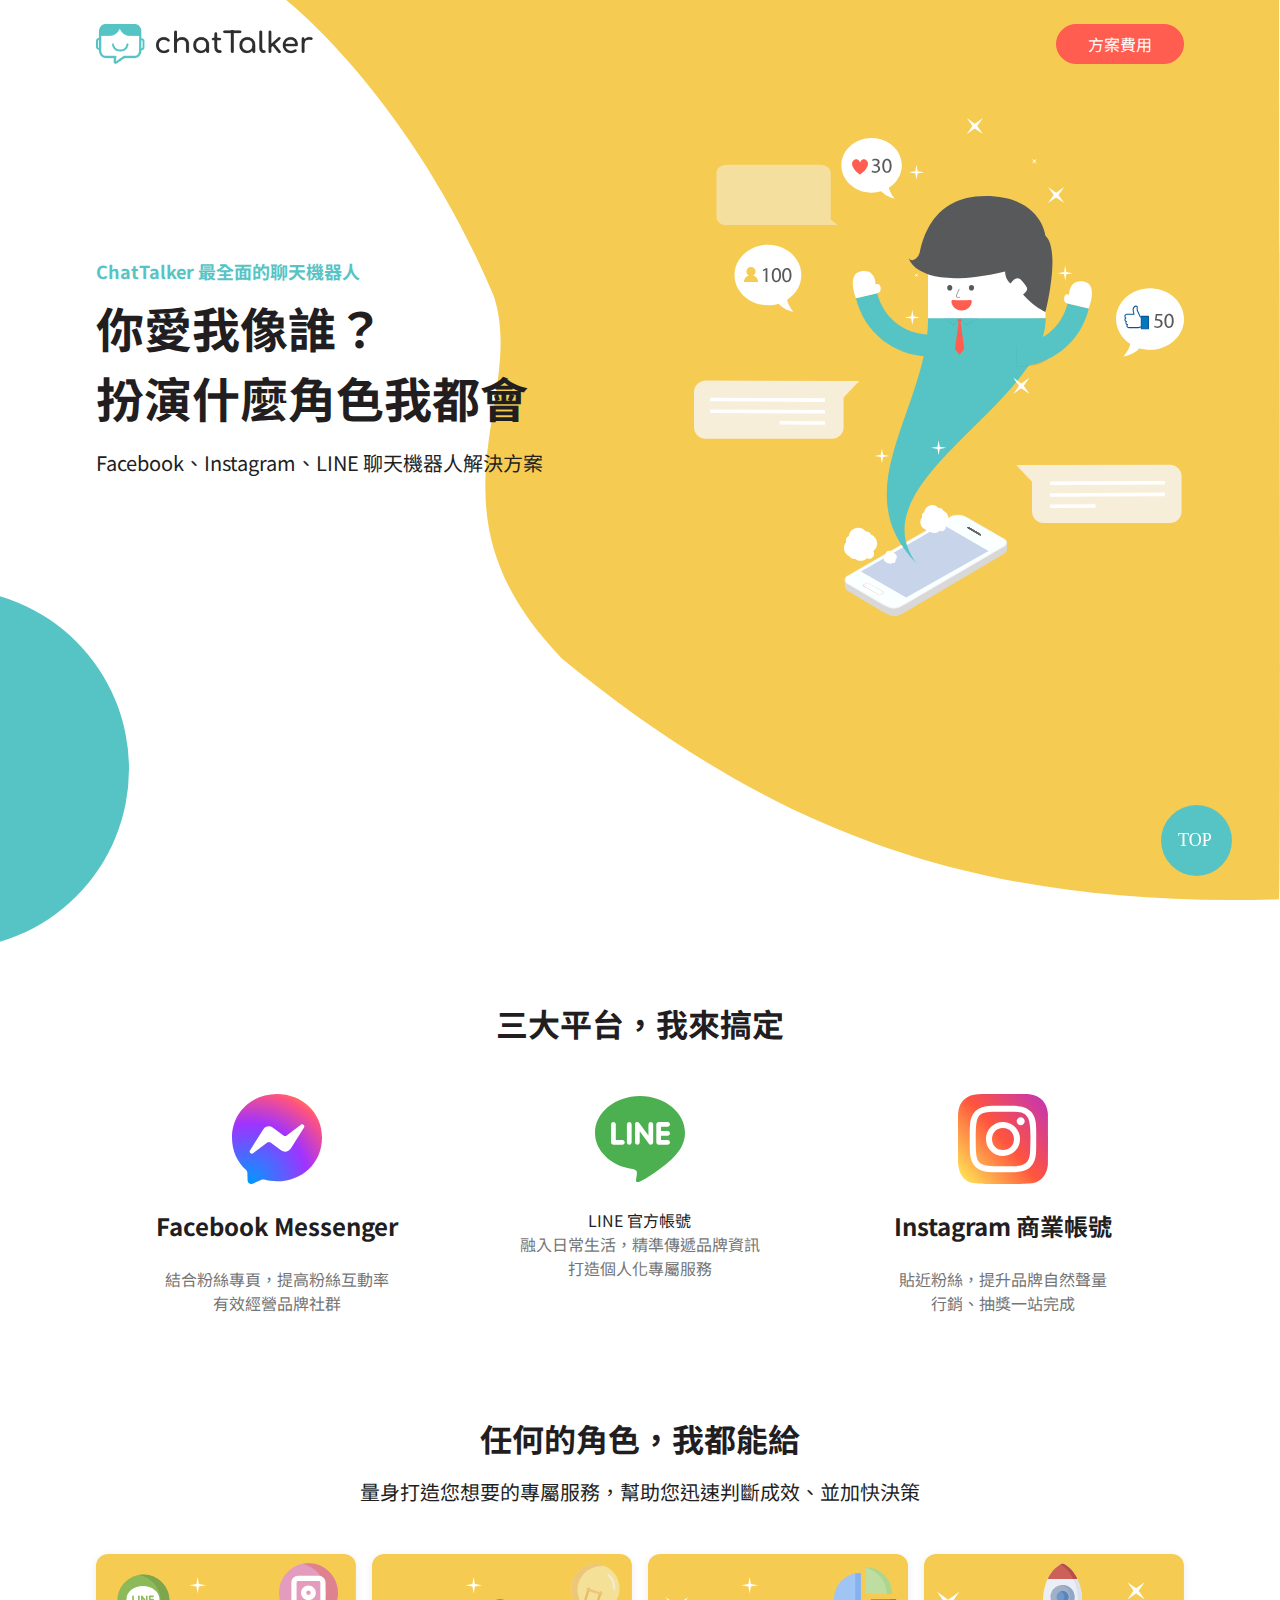
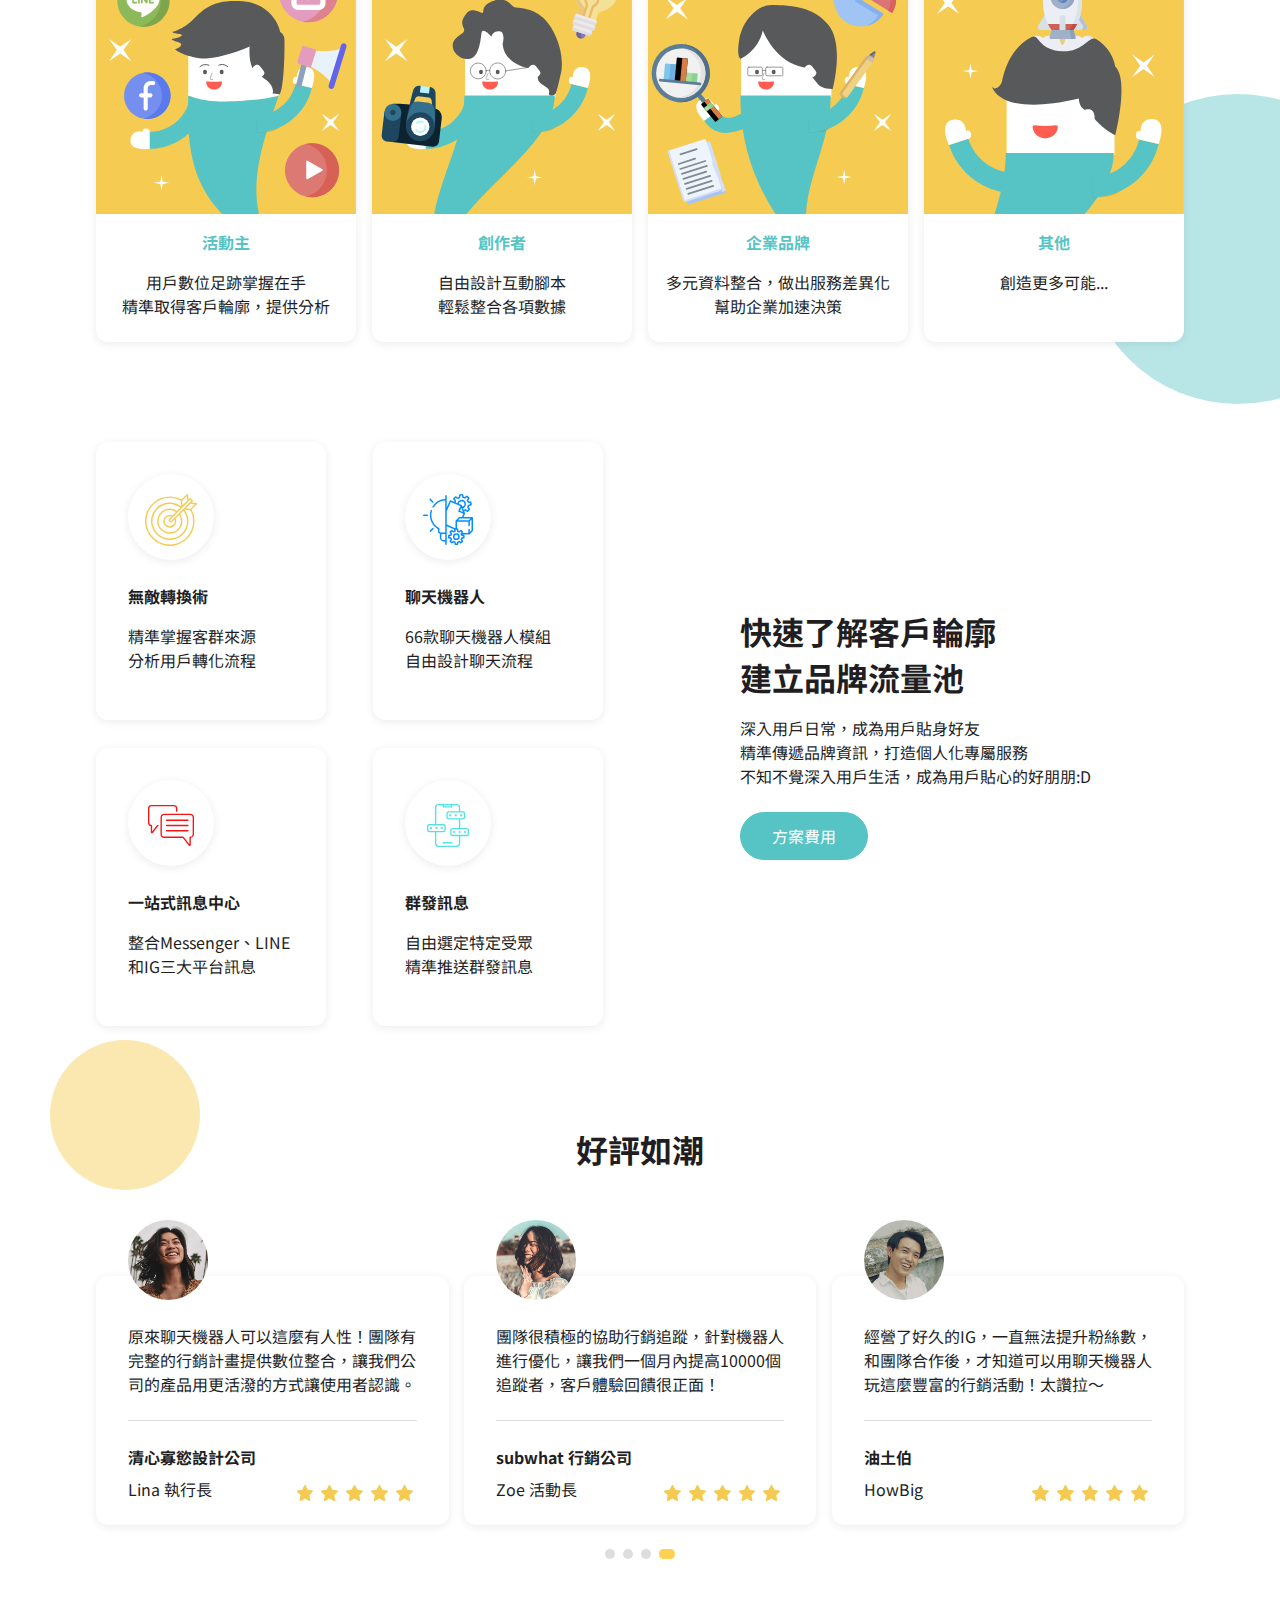
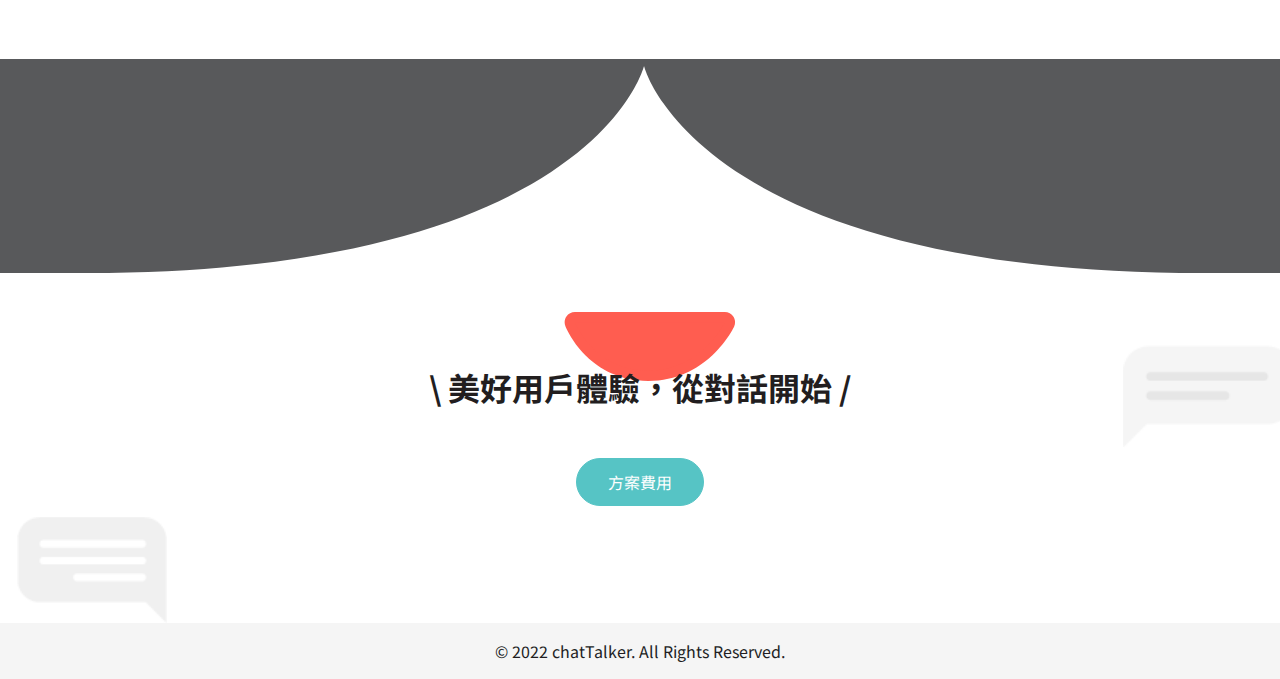
<file: index.html>
<!DOCTYPE html>
<html lang="en">
<head>
    <meta charset="UTF-8">
    <meta http-equiv="X-UA-Compatible" content="IE=edge">
    <meta name="viewport" content="initial-scale=1.0">
    <link rel="preconnect" href="https://fonts.googleapis.com">
    <link rel="preconnect" href="https://fonts.gstatic.com" crossorigin>
    <link href="https://fonts.googleapis.com/css2?family=Comfortaa&family=Noto+Sans+TC:wght@400;700&display=swap" rel="stylesheet">
    <link rel="stylesheet" href="./css/all.css">
    <title>chatTalker 最全面的聊天機器人</title>
</head>
<body>

    <div class="scroll-to-top">
        <a href="#"></a>
    </div>

    <div class="bg-balls">
        <div class="ball-blue pos-a_bgr-n_bgs-cv"></div>
        <div class="ball-lightblue pos-a_bgr-n_bgs-cv"></div>
        <div class="ball-yellow pos-a_bgr-n_bgs-cv"></div>
    </div>

    <header class="header mb-block">
        <div class="header-navbar">
            <div class="container">
                <h1><a class="logo" href="./index.html">chatTalker聊天機器人</a></h1>
                <a href="./charge.html" class="btn btn-m btn-accent border-accent">方案費用</a>
            </div>
        </div>
        <div class="header-banner container">
            <div class="banner-intro">
                <h2 class="banner-brandName fw-bold">ChatTalker 最全面的聊天機器人</h2>
                <p class="banner-title fw-bold mb-1rem">你愛我像誰？<br>扮演什麼角色我都會</p>
                <h3 class="banner-subtitle">Facebook、Instagram、LINE 聊天機器人解決方案</h3>
            </div>
            <img class="banner-image" src="./images/home.svg" alt="吉祥物圖片">
        </div>
    </header>

    <div class="platform container mb-block ta-c">
        <h3 class="platform-title fw-bold mb-3rem">三大平台，我來搞定</h3>
        <ul class="platform-list">
            <li class="list-items">
                <img class="item-image" src="./images/messenger.svg" alt="fb messenger圖示">
                <div>
                    <h4 class="item-title fw-bold">Facebook Messenger</h4>
                    <p class="item-content">結合粉絲專頁，提高粉絲互動率<br>有效經營品牌社群</p>
                </div>
            </li>
            <li class="list-items">
                <img class="item-image" src="./images/line.svg" alt="line圖示">
                <div>
                    <h4 class="item-titlefw-bold">LINE 官方帳號</h4>
                    <p class="item-content">融入日常生活，精準傳遞品牌資訊<br>打造個人化專屬服務</p>
                </div>
            </li>
            <li class="list-items">
                <img class="item-image" src="./images/instagram.svg" alt="instagram圖示">
                <div>
                    <h4 class="item-title fw-bold">Instagram 商業帳號</h4>
                    <p class="item-content">貼近粉絲，提升品牌自然聲量<br>行銷、抽獎一站完成</p>
                </div>
            </li>
        </ul>
    </div>

    <div class="customer container mb-block ta-c">
        <h3 class="customer-title fw-bold mb-1rem">任何的角色，我都能給</h3>
        <p class="customer-subtitle">量身打造您想要的專屬服務，幫助您迅速判斷成效、並加快決策</p>
        <ul class="customer-list">
            <li class="list-items rounded-shadow">
                <img class="item-image" src="./images/ch01.svg" alt="活動主圖示">
                <h4 class="item-title fw-bold mb-1rem">活動主</h4>
                <p class="item-content">用戶數位足跡掌握在手<br>精準取得客戶輪廓，提供分析</p>
            </li>
            <li class="list-items rounded-shadow">
                <img class="item-image" src="./images/ch02.svg" alt="創作者圖示">
                <h4 class="item-title fw-bold mb-1rem">創作者</h4>
                <p class="item-content">自由設計互動腳本<br>輕鬆整合各項數據</p>
            </li>
            <li class="list-items rounded-shadow">
                <img class="item-image" src="./images/ch03.svg" alt="企業品牌圖示">
                <h4 class="item-title fw-bold mb-1rem">企業品牌</h4>
                <p class="item-content">多元資料整合，做出服務差異化<br>幫助企業加速決策</p>
            </li>
            <li class="list-items rounded-shadow">
                <img class="item-image" src="./images/ch04.svg" alt="其他圖示">
                <h4 class="item-title fw-bold mb-1rem">其他</h4>
                <p class="item-content">創造更多可能...</p>
            </li>
        </ul>
    </div>

    <div class="particular container mb-block">
        <div class="particular-intro">
            <h3 class="intro-title fw-bold mb-1rem">快速了解客戶輪廓<br>建立品牌流量池</h3>
            <p class="intro-content">深入用戶日常，成為用戶貼身好友<br>精準傳遞品牌資訊，打造個人化專屬服務<br>不知不覺深入用戶生活，成為用戶貼心的好朋朋:D</p>
            <a class="btn btn-primary btn-l border-primary" href="./charge.html">方案費用</a>
        </div>
        <ul class="particular-list">
            <li class="list-items rounded-shadow">
                <div class="item-image rounded-shadow"><img src="./images/icon01.svg" alt="無敵轉換術圖示"></div>
                <h4 class="item-title fw-bold mb-1rem">無敵轉換術</h4>
                <p class="item-content">精準掌握客群來源<br>分析用戶轉化流程</p>
            </li>
            <li class="list-items rounded-shadow">
                <div class="item-image rounded-shadow"><img src="./images/icon02.svg" alt="聊天機器人圖示"></div>
                <h4 class="item-title fw-bold mb-1rem">聊天機器人</h4>
                <p class="item-content">66款聊天機器人模組<br>自由設計聊天流程</p>
            </li>
            <li class="list-items rounded-shadow">
                <div class="item-image rounded-shadow"><img src="./images/icon03.svg" alt="一站式訊息中心圖示"></div>
                <h4 class="item-title fw-bold mb-1rem">一站式訊息中心</h4>
                <p class="item-content">整合Messenger、LINE<br>和IG三大平台訊息</p>
            </li>
            <li class="list-items rounded-shadow">
                <div class="item-image rounded-shadow"><img src="./images/icon04.svg" alt="群發訊息圖示"></div>
                <h4 class="item-title fw-bold mb-1rem">群發訊息</h4>
                <p class="item-content">自由選定特定受眾<br>精準推送群發訊息</p>
            </li>
        </ul>
    </div>

    <div class="comment container mb-block">
        <h3 class="comment-title fw-bold mb-3rem ta-c">好評如潮</h3>
        <ul class="comment-list">
            <li class="list-items rounded-shadow">
                <img class="headShot" src="./images/user01.jpg" alt="使用者大頭照">
                <p class="item-content">原來聊天機器人可以這麼有人性！團隊有完整的行銷計畫提供數位整合，讓我們公司的產品用更活潑的方式讓使用者認識。</p>
                <h4 class="item-title fw-bold">清心寡慾設計公司</h4>
                <p>Lina 執行長</p>
                <div class="stars">
                    <img src="./images/icon_star.svg" alt="評價星星"><img src="./images/icon_star.svg" alt="評價星星"><img src="./images/icon_star.svg" alt="評價星星"><img src="./images/icon_star.svg" alt="評價星星"><img src="./images/icon_star.svg" alt="評價星星">
                </div>
            </li>
            <li class="list-items rounded-shadow">
                <img class="headShot" src="./images/user02.jpg" alt="使用者大頭照">
                <p class="item-content">團隊很積極的協助行銷追蹤，針對機器人進行優化，讓我們一個月內提高10000個追蹤者，客戶體驗回饋很正面！</p>
                <h4 class="item-title fw-bold">subwhat 行銷公司</h4>
                <p>Zoe 活動長</p>
                <div class="stars">
                    <img src="./images/icon_star.svg" alt="評價星星"><img src="./images/icon_star.svg" alt="評價星星"><img src="./images/icon_star.svg" alt="評價星星"><img src="./images/icon_star.svg" alt="評價星星"><img src="./images/icon_star.svg" alt="評價星星">
                </div>
            </li>
            <li class="list-items rounded-shadow">
                <img class="headShot" src="./images/user03.jpg" alt="使用者大頭照">
                <p class="item-content">經營了好久的IG，一直無法提升粉絲數，和團隊合作後，才知道可以用聊天機器人玩這麼豐富的行銷活動！太讚拉～</p>
                <h4 class="item-title fw-bold">油土伯</h4>
                <p>HowBig</p>
                <div class="stars">
                    <img src="./images/icon_star.svg" alt="評價星星"><img src="./images/icon_star.svg" alt="評價星星"><img src="./images/icon_star.svg" alt="評價星星"><img src="./images/icon_star.svg" alt="評價星星"><img src="./images/icon_star.svg" alt="評價星星">
                </div>
            </li>
        </ul>
        <ul class="comment-indicator">
            <li><a class="item" href="#"></a></li>
            <li><a class="item" href="#"></a></li>
            <li><a class="item" href="#"></a></li>
            <li><a class="item item--active" href="#"></a></li>
        </ul>
    </div>


    <footer class="footer ta-c">
        <h3 class="footer-title fw-bold mb-3rem">\ 美好用戶體驗，從對話開始 /</h3>
        <a class="btn btn-l btn-primary border-primary" href="./charge.html">方案費用</a>
    </footer>

    <p class="copyright ta-c">&copy; 2022 chatTalker. All Rights Reserved.</p>

</body>
</html>
</file>
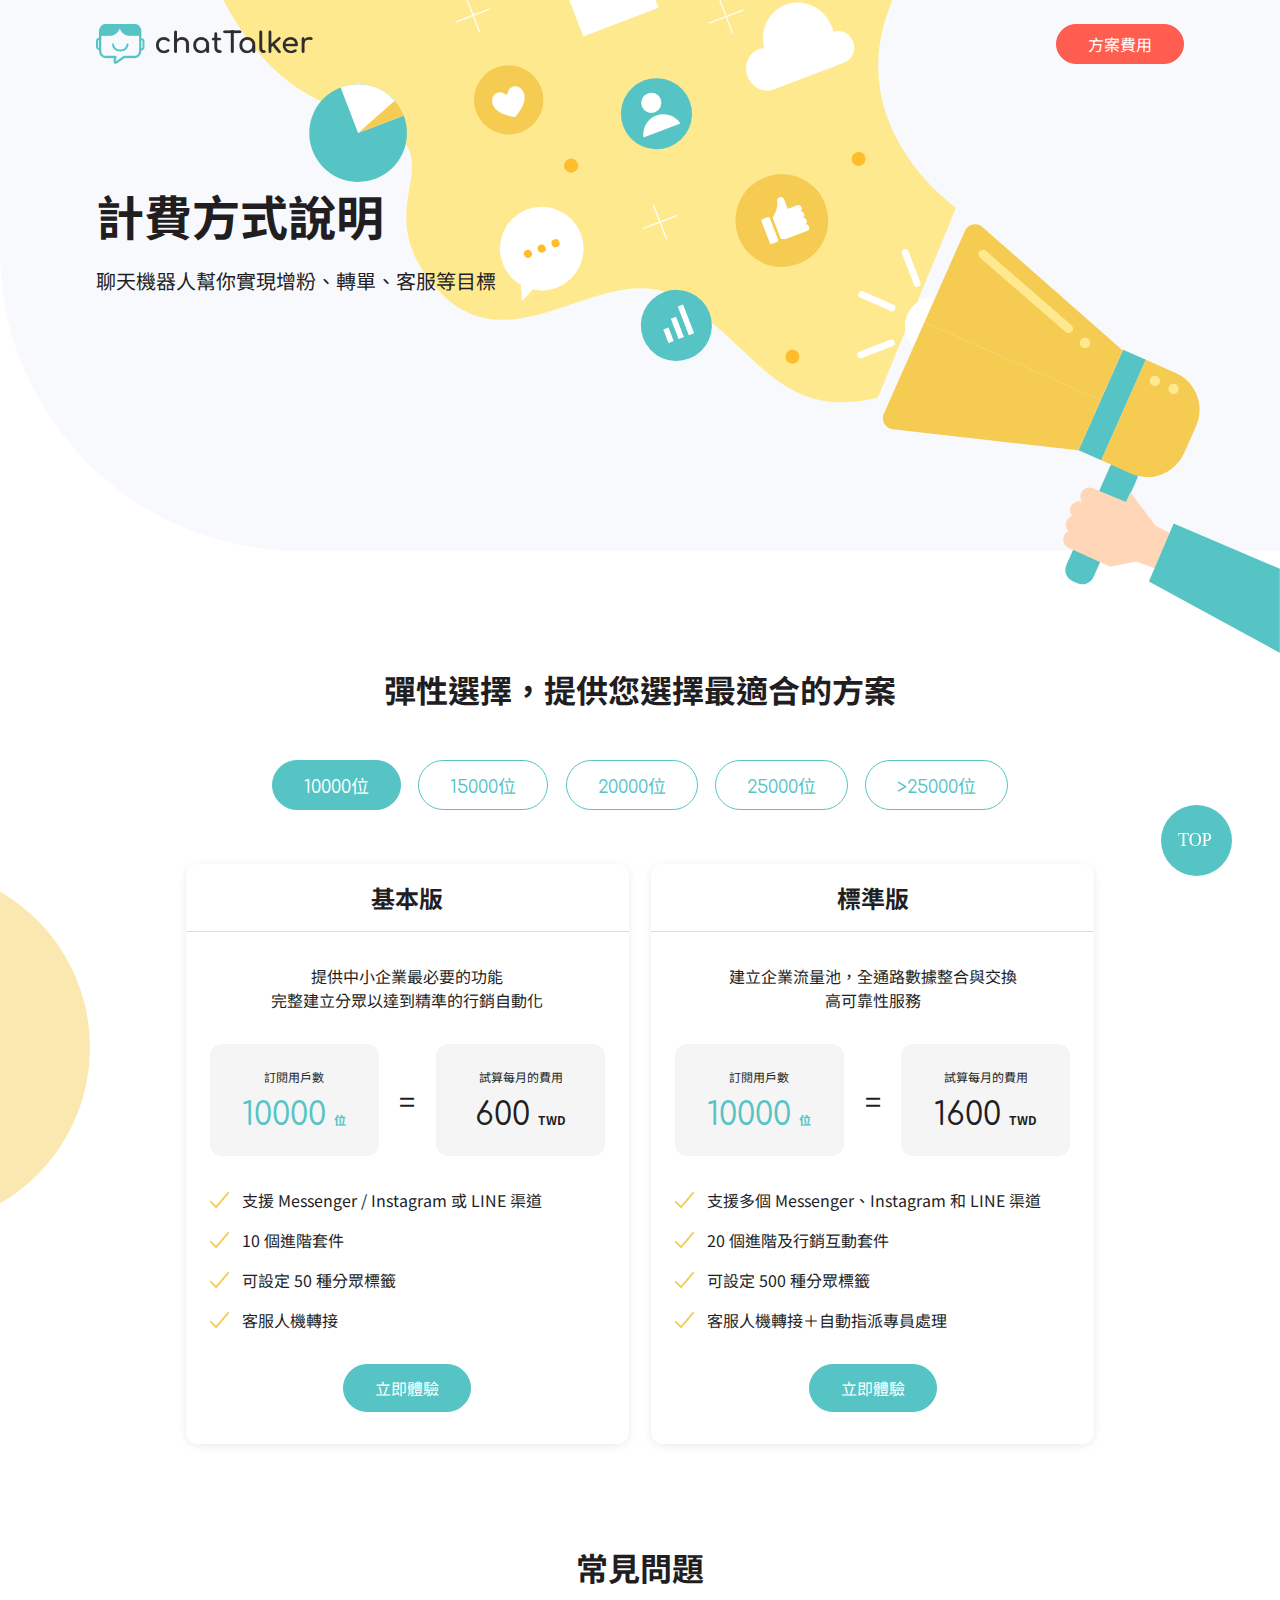
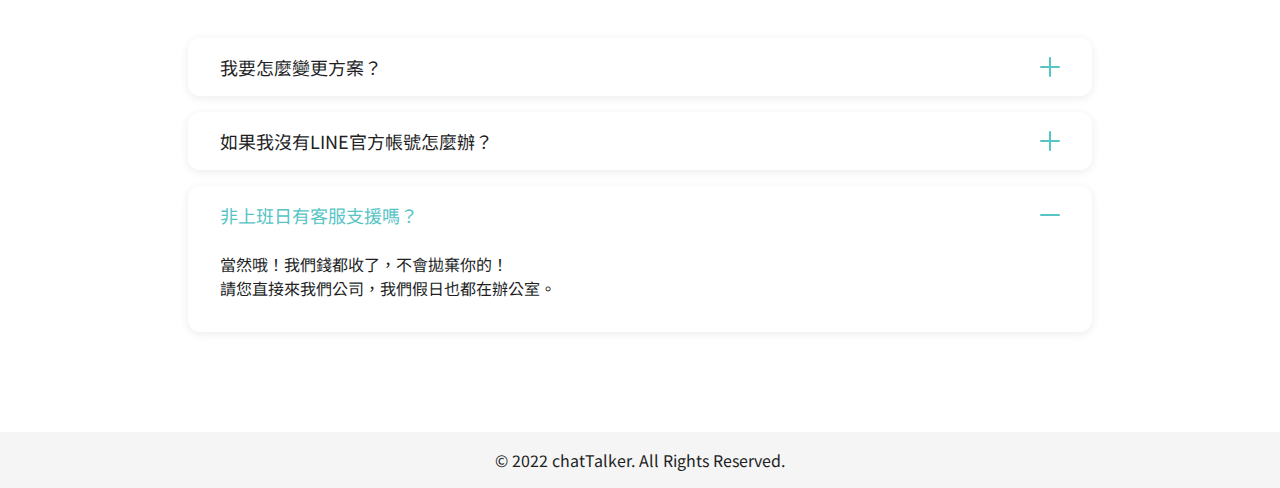
<file: charge.html>
<!DOCTYPE html>
<html lang="en">
<head>
    <meta charset="UTF-8">
    <meta http-equiv="X-UA-Compatible" content="IE=edge">
    <meta name="viewport" content="width=device-width, initial-scale=1.0">
    <link rel="preconnect" href="https://fonts.googleapis.com">
    <link rel="preconnect" href="https://fonts.gstatic.com" crossorigin>
    <link href="https://fonts.googleapis.com/css2?family=Comfortaa&family=Noto+Sans+TC:wght@400;700&display=swap" rel="stylesheet">
    <link rel="stylesheet" href="./css/all.css">
    <title>chatTalker 最全面的聊天機器人</title>
</head>
<body>
    <div class="scroll-to-top">
        <a href="#"></a>
    </div>

    <div class="bg-balls">
        <div class="c-ball-yellow pos-a_bgr-n_bgs-cv"></div>
    </div>

    <header class="c-header">
        <div class="header-navbar">
            <div class="container">
                <h1><a class="logo" href="./index.html">chatTalker聊天機器人</a></h1>
                <a href="./charge.html" class="btn btn-m btn-accent border-accent">方案費用</a>
            </div>
        </div>
        <div class="header-banner">
            <div class="banner-intro container">
                <h2 class="banner-title fw-bold mb-1rem">計費方式說明</h2>
                <h3 class="banner-subtitle">聊天機器人幫你實現增粉、轉單、客服等目標</h3>
            </div>
        </div>
        <div class="banner-gray"></div>
    </header>

    <div class="programs container mb-block ta-c">
        <h3 class="programs-title fw-bold mb-3rem">彈性選擇，提供您選擇最適合的方案</h3>
        <ul class="programs-btns">
            <li><a class="btn btn-l btn-white border-primary btn-white--active" href="#"><span>10000</span>位</a></li>
            <li><a class="btn btn-l btn-white border-primary" href="#"><span>15000</span>位</a></li>
            <li><a class="btn btn-l btn-white border-primary" href="#"><span>20000</span>位</a></li>
            <li><a class="btn btn-l btn-white border-primary" href="#"><span>25000</span>位</a></li>
            <li><a class="btn btn-l btn-white border-primary" href="#"><span>>25000</span>位</a></li>
        </ul>
        
        <ul class="programs-showcase">
            <li class="plan rounded-shadow">
                <h4 class="plan-title fw-bold">基本版</h4>
                <div class="plan-body">
                    <p class="plan-brief">提供中小企業最必要的功能<br>完整建立分眾以達到精準的行銷自動化</p>
                    <div class="plan-calc">
                        <div class="userAmount rounded-block">
                            <p class="caption">訂閱用戶數</p>
                            <p class="number"><span>10000</span><sub class="fw-bold">位</sub></p>
                        </div>
                        <div class="equal">=</div>
                        <div class="charge rounded-block">
                            <p class="caption">試算每月的費用</p>
                            <p class="number"><span>600</span><sub class="fw-bold">TWD</sub></p>
                        </div>
                    </div>
                
                    <ul class="plan-content ta-l">
                        <li>支援 Messenger / Instagram 或 LINE 渠道</li>
                        <li>10 個進階套件</li>
                        <li>可設定 50 種分眾標籤</li>
                        <li>客服人機轉接</li>
                    </ul>
                    <a href="#" class="btn btn-l btn-primary border-primary">立即體驗</a>
                </div>
            </li>

            <li class="plan rounded-shadow">
                <h4 class="plan-title fw-bold">標準版</h4>
                <div class="plan-body">
                    <p class="plan-brief">建立企業流量池，全通路數據整合與交換<br>高可靠性服務</p>
                    <div class="plan-calc">
                        <div class="userAmount rounded-block">
                            <p class="caption">訂閱用戶數</p>
                            <p class="number"><span>10000</span><sub class="fw-bold">位</sub></p>
                        </div>
                        <div class="equal">=</div>
                        <div class="charge rounded-block">
                            <p class="caption">試算每月的費用</p>
                            <p class="number"><span>1600</span><sub class="fw-bold">TWD</sub></p>
                        </div>
                    </div>
                    <ul class="plan-content ta-l">
                        <li>支援多個 Messenger、Instagram 和 LINE 渠道</li>
                        <li>20 個進階及行銷互動套件</li>
                        <li>可設定 500 種分眾標籤</li>
                        <li>客服人機轉接＋自動指派專員處理</li>
                    </ul>
                    <a href="#" class="btn btn-l btn-primary border-primary">立即體驗</a>
                </div>
            </li>
        </ul>

    </div>

    <div class="FAQ container mb-block">
        <h3 class="FAQ-title fw-bold mb-3rem ta-c">常見問題</h3>
        <ul class="collapse-list">
            <li class="list-items rounded-shadow">
                <a class="click-area" href="#">
                    <p class="question">我要怎麼變更方案？</p>
                    <!-- <p class="answer">請聯絡您的業務專員修改訂閱方案，我們將為您進行變更流程。</p> -->
                </a>
            </li>
            <li class="list-items rounded-shadow">
                <a class="click-area" href="#">
                    <p class="question">如果我沒有LINE官方帳號怎麼辦？</p>
                    <!-- <p class="answer">沒關係的，只要您是我們任何一個方案的夥伴，我們的專員可以協助辦理哦！</p> -->
                </a>
            </li>
            <li class="list-items rounded-shadow">
                <a class="click-area" href="#">
                    <p class="question question--active">非上班日有客服支援嗎？</p>
                    <p class="answer">當然哦！我們錢都收了，不會拋棄你的！<br>請您直接來我們公司，我們假日也都在辦公室。</p>
                </a>
            </li>
        </ul>
    </div>

    <p class="copyright ta-c">&copy; 2022 chatTalker. All Rights Reserved.</p>

</body>
</html>
</file>
<file: css/all.css>
@charset "UTF-8";
/* http://meyerweb.com/eric/tools/css/reset/ 
   v2.0 | 20110126
   License: none (public domain)
*/
html, body, div, span, applet, object, iframe,
h1, h2, h3, h4, h5, h6, p, blockquote, pre,
a, abbr, acronym, address, big, cite, code,
del, dfn, em, img, ins, kbd, q, s, samp,
small, strike, strong, sub, sup, tt, var,
b, u, i, center,
dl, dt, dd, ol, ul, li,
fieldset, form, label, legend,
table, caption, tbody, tfoot, thead, tr, th, td,
article, aside, canvas, details, embed,
figure, figcaption, footer, header, hgroup,
menu, nav, output, ruby, section, summary,
time, mark, audio, video {
  margin: 0;
  padding: 0;
  border: 0;
  font-size: 100%;
  font: inherit;
  vertical-align: baseline;
}

/* HTML5 display-role reset for older browsers */
article, aside, details, figcaption, figure,
footer, header, hgroup, menu, nav, section {
  display: block;
}

body {
  line-height: 1;
}

ol, ul {
  list-style: none;
}

blockquote, q {
  quotes: none;
}

blockquote:before, blockquote:after,
q:before, q:after {
  content: '';
  content: none;
}

table {
  border-collapse: collapse;
  border-spacing: 0;
}

/* 基本設定 */
*, *::before, *::after {
  -webkit-box-sizing: border-box;
          box-sizing: border-box;
  /* outline: 1px solid #000; */
}

body {
  font-family: "Noto Sans TC", serif;
  color: #221E1F;
  line-height: normal;
}

img {
  max-width: 100%;
  height: auto;
  display: block;
}

a {
  text-decoration: none;
  color: #221E1F;
}

/* 工具類別 */
.container {
  max-width: 1120px;
  margin: 0 auto;
  padding-left: 16px;
  padding-right: 16px;
}

@media (max-width: 1199.98px) {
  .container {
    max-width: 960px;
  }
}

@media (max-width: 991.98px) {
  .container {
    max-width: 748px;
    /*         padding-left: 10px;
        padding-right: 10px; */
  }
}

@media (max-width: 767.98px) {
  .container {
    max-width: 700px;
    padding-left: 20px;
    padding-right: 20px;
  }
}

.btn {
  display: inline-block;
  text-align: center;
}

.btn-primary {
  background: #56C4C5;
  color: #fff;
}

.btn-primary:hover {
  background: #fff;
  color: #56C4C5;
  border: 1px solid #56C4C5;
  font-weight: bold;
}

.btn-accent {
  background: #FF5D50;
  color: #fff;
}

.btn-accent:hover {
  background: #fff;
  color: #FF5D50;
  border: 1px solid #FF5D50;
  font-weight: bold;
}

.btn-white {
  background: #fff;
  color: #56C4C5;
}

.btn-white:hover {
  background: #56C4C5;
  color: #fff;
}

.btn-white--active {
  background: #56C4C5;
  color: #fff;
}

.btn-s {
  padding: 7px 15px;
  border-radius: 27px;
}

.btn-m {
  padding: 7px 31px;
  border-radius: 22px;
}

.btn-l {
  padding: 11px 31px;
  border-radius: 27px;
}

.border-primary {
  border: 1px solid #56C4C5;
}

.border-accent {
  border: 1px solid #FF5D50;
}

.fw-bold {
  font-weight: bold;
}

.ta-c {
  text-align: center;
}

.ta-l {
  text-align: left;
}

.mb-1rem {
  margin-bottom: 1rem;
}

.mb-3rem {
  margin-bottom: 3rem;
}

.mb-block {
  margin-bottom: 100px;
}

@media (max-width: 1199.98px) {
  .mb-block {
    margin-bottom: 80px;
  }
}

@media (max-width: 767.98px) {
  .mb-block {
    margin-bottom: 60px;
  }
}

.rounded-shadow {
  border-radius: 0.75rem;
  -webkit-box-shadow: 0 2px 10px #00000014;
          box-shadow: 0 2px 10px #00000014;
  background: #fff;
}

.rounded-block {
  border-radius: 0.75rem;
  background: #F5F5F5;
  padding: 1.5rem 1rem;
}

@media (max-width: 767.98px) {
  .rounded-block {
    padding: 1rem 0;
  }
}

.scroll-to-top {
  width: 71px;
  height: 71px;
  border-radius: 50%;
  position: fixed;
  right: 3rem;
  bottom: 1.5rem;
  z-index: 100;
}

.scroll-to-top a {
  display: block;
  width: 100%;
  height: 100%;
  background-image: url(../images/top.svg);
  background-position: center center;
  background-size: cover;
}

@media (max-width: 991.98px) {
  .scroll-to-top {
    width: 60px;
    height: 60px;
    right: 2rem;
  }
}

@media (max-width: 767.98px) {
  .scroll-to-top {
    width: 50px;
    height: 50px;
    right: 1rem;
    bottom: 1rem;
  }
}

.bg-balls {
  position: absolute;
  /* width: 100%;
  max-width: 1920px;
  margin: 0 auto; */
  left: 0;
  right: 0;
  z-index: -1;
}

.bg-balls .pos-a_bgr-n_bgs-cv {
  position: absolute;
  background-repeat: no-repeat;
  background-size: cover;
}

@media (max-width: 767.98px) {
  .header-navbar {
    border-bottom: 2px solid #FFD153;
  }
}

.header-navbar .container {
  display: -webkit-box;
  display: -ms-flexbox;
  display: flex;
  -webkit-box-pack: justify;
      -ms-flex-pack: justify;
          justify-content: space-between;
  -webkit-box-align: center;
      -ms-flex-align: center;
          align-items: center;
  padding-top: 24px;
  padding-bottom: 24px;
}

@media (max-width: 767.98px) {
  .header-navbar .container {
    padding-top: 16px;
    padding-bottom: 16px;
  }
}

.header-navbar .container .logo {
  display: block;
  width: 218px;
  height: 40px;
  background-image: url(../images/logo.png);
  background-repeat: no-repeat;
  background-size: contain;
  text-indent: 101%;
  white-space: nowrap;
  overflow: hidden;
}

@media (max-width: 767.98px) {
  .header-navbar .container .logo {
    width: 130px;
    height: 24px;
  }
}

.banner-title {
  font-size: 3rem;
}

@media (max-width: 991.98px) {
  .banner-title {
    font-size: 2.5rem;
  }
}

@media (max-width: 767.98px) {
  .banner-title {
    font-size: 2rem;
  }
}

.banner-subtitle {
  font-size: 1.25rem;
}

@media (max-width: 991.98px) {
  .banner-subtitle {
    font-size: 1rem;
  }
}

.copyright {
  background: #F5F5F5;
  padding: 1rem 0;
}

.bg-balls .ball-blue {
  left: 0;
  width: 10.1%;
  max-width: 360px;
  margin-top: 589px;
  height: 360px;
  background-image: url(../images/ball01.svg);
  background-position: right;
}

@media (min-width: 1536px) {
  .bg-balls .ball-blue {
    width: 14%;
    margin-top: 588px;
  }
}

@media (min-width: 1920px) {
  .bg-balls .ball-blue {
    width: 20%;
    left: 16px;
  }
}

@media (max-width: 767.98px) {
  .bg-balls .ball-blue {
    width: 13%;
    height: 126px;
    margin-top: calc(100vh + 60px);
  }
}

.bg-balls .ball-lightblue {
  right: 0;
  width: 15.4%;
  max-width: 310px;
  margin-top: 1694px;
  height: 310px;
  background-image: url(../images/ball02.svg);
  background-position: left;
}

@media (min-width: 1440px) {
  .bg-balls .ball-lightblue {
    width: 19%;
  }
}

@media (min-width: 1536px) {
  .bg-balls .ball-lightblue {
    width: 22%;
    right: 32px;
  }
}

@media (max-width: 1199.98px) {
  .bg-balls .ball-lightblue {
    margin-top: 2200px;
  }
}

@media (max-width: 767.98px) {
  .bg-balls .ball-lightblue {
    width: 23.5%;
    max-width: 135px;
    height: 135px;
    margin-top: 3067px;
  }
}

.bg-balls .ball-yellow {
  left: 50px;
  width: 150px;
  margin-top: 2640px;
  height: 150px;
  background-image: url(../images/ball03.svg);
}

@media (min-width: 1440px) {
  .bg-balls .ball-yellow {
    left: 82px;
  }
}

@media (min-width: 1536px) {
  .bg-balls .ball-yellow {
    left: 150px;
  }
}

@media (min-width: 1920px) {
  .bg-balls .ball-yellow {
    margin-top: 2620px;
    left: 230px;
  }
}

@media (max-width: 1199.98px) {
  .bg-balls .ball-yellow {
    margin-top: 3380px;
  }
}

@media (max-width: 767.98px) {
  .bg-balls .ball-yellow {
    width: 20.5%;
    height: 153px;
    margin-top: 4800px;
    left: 0;
    background-position: right 0;
  }
}

.header {
  height: 100vh;
  /* max-height: 768px; */
  background-image: url(../images/bg_home.svg);
  background-repeat: no-repeat;
  background-size: contain;
  background-position: top right;
}

@media (max-width: 767.98px) {
  .header {
    background-image: none;
  }
}

.header-banner {
  display: -webkit-box;
  display: -ms-flexbox;
  display: flex;
  -webkit-box-pack: justify;
      -ms-flex-pack: justify;
          justify-content: space-between;
  -webkit-box-align: center;
      -ms-flex-align: center;
          align-items: center;
  padding-top: 30px;
}

@media (max-width: 767.98px) {
  .header-banner {
    height: 84.4%;
    -webkit-box-orient: vertical;
    -webkit-box-direction: normal;
        -ms-flex-direction: column;
            flex-direction: column;
  }
}

.header-banner .banner-intro {
  margin-right: 2rem;
}

@media (max-width: 767.98px) {
  .header-banner .banner-intro {
    margin-right: 0;
    margin-bottom: 2rem;
  }
}

.header-banner .banner-brandName {
  font-size: 1.125rem;
  color: #56C4C5;
  margin-bottom: 0.5rem;
}

@media (max-width: 991.98px) {
  .header-banner .banner-brandName {
    font-size: 1rem;
  }
}

.header-banner .banner-image {
  width: 45%;
}

@media (max-width: 767.98px) {
  .header-banner .banner-image {
    width: 86%;
    margin: auto;
    background-image: url(../images/bg_home_sm.svg);
    background-repeat: no-repeat;
    background-size: contain;
    background-position: center bottom;
  }
}

.platform-title {
  font-size: 2rem;
}

@media (max-width: 991.98px) {
  .platform-title {
    font-size: 1.75rem;
  }
}

.platform-list {
  display: -webkit-box;
  display: -ms-flexbox;
  display: flex;
  -ms-flex-pack: distribute;
      justify-content: space-around;
}

@media (max-width: 991.98px) {
  .platform-list {
    width: 75%;
    -webkit-box-orient: vertical;
    -webkit-box-direction: normal;
        -ms-flex-direction: column;
            flex-direction: column;
    margin: 0 auto;
    margin-bottom: -1rem;
  }
}

@media (max-width: 767.98px) {
  .platform-list {
    width: 90%;
  }
}

.platform .list-items {
  width: 30%;
  padding-left: 1.5%;
  padding-right: 1.5%;
}

@media (max-width: 991.98px) {
  .platform .list-items {
    display: -webkit-box;
    display: -ms-flexbox;
    display: flex;
    -webkit-box-pack: start;
        -ms-flex-pack: start;
            justify-content: flex-start;
    width: 100%;
    margin: 0 auto;
    margin-bottom: 1rem;
    text-align: left;
    padding: 1rem;
  }
  .platform .list-items:nth-child(2) {
    -webkit-box-pack: end;
        -ms-flex-pack: end;
            justify-content: flex-end;
  }
}

@media (max-width: 575.98px) {
  .platform .list-items {
    display: block;
    width: 100%;
    padding: 0;
    margin-bottom: 1.5rem;
    text-align: center;
  }
}

.platform .item-image {
  max-width: 90px;
  margin: 0 auto;
  margin-bottom: 1.5rem;
}

@media (max-width: 991.98px) {
  .platform .item-image {
    max-width: 75px;
    margin: 0 1.5rem 0 0;
  }
}

@media (max-width: 575.98px) {
  .platform .item-image {
    max-width: 60px;
    margin: 0 auto;
    margin-bottom: 1rem;
  }
}

.platform .item-title {
  font-size: 1.5rem;
  margin-bottom: 1.5rem;
}

@media (max-width: 991.98px) {
  .platform .item-title {
    font-size: 1.25rem;
    margin-bottom: 0.5rem;
  }
}

@media (max-width: 575.98px) {
  .platform .item-title {
    font-size: 1.125rem;
    margin-bottom: 1rem;
  }
}

.platform .item-content {
  color: #747474;
}

.customer-title {
  font-size: 2rem;
}

@media (max-width: 991.98px) {
  .customer-title {
    font-size: 1.75rem;
  }
}

.customer-subtitle {
  font-size: 1.25rem;
  margin-bottom: 3rem;
}

@media (max-width: 767.98px) {
  .customer-subtitle {
    font-size: 1.125rem;
    margin-bottom: 2rem;
  }
}

.customer-list {
  display: -webkit-box;
  display: -ms-flexbox;
  display: flex;
  -webkit-box-pack: justify;
      -ms-flex-pack: justify;
          justify-content: space-between;
}

@media (max-width: 1199.98px) {
  .customer-list {
    -ms-flex-wrap: wrap;
        flex-wrap: wrap;
    -webkit-box-pack: center;
        -ms-flex-pack: center;
            justify-content: center;
    margin-bottom: -1.5rem;
  }
}

.customer-list .list-items {
  width: 23.9%;
  padding-bottom: 1.5rem;
}

@media (max-width: 1199.98px) {
  .customer-list .list-items {
    width: 35%;
    margin: 0 0.75rem;
    margin-bottom: 1.5rem;
  }
}

@media (max-width: 991.98px) {
  .customer-list .list-items {
    width: 40%;
  }
}

@media (max-width: 575.98px) {
  .customer-list .list-items {
    width: 77.6%;
    margin: auto;
    margin-bottom: 1.5rem;
  }
}

.customer-list .item-image {
  border-radius: 0.75rem 0.75rem 0 0;
  margin-bottom: 1rem;
}

.customer-list .item-title {
  color: #56C4C5;
}

.customer-list .item-content {
  padding: 0 1rem;
}

.particular {
  display: -webkit-box;
  display: -ms-flexbox;
  display: flex;
  -webkit-box-orient: horizontal;
  -webkit-box-direction: reverse;
      -ms-flex-direction: row-reverse;
          flex-direction: row-reverse;
  -webkit-box-pack: justify;
      -ms-flex-pack: justify;
          justify-content: space-between;
}

@media (max-width: 1199.98px) {
  .particular {
    -webkit-box-orient: vertical;
    -webkit-box-direction: normal;
        -ms-flex-direction: column;
            flex-direction: column;
  }
}

.particular-intro {
  margin: auto 0;
  margin-right: 4.5%;
  width: 36.3%;
}

@media (max-width: 1199.98px) {
  .particular-intro {
    width: 100%;
    text-align: center;
    margin-bottom: 2rem;
  }
}

.particular .intro-title {
  font-size: 2rem;
}

@media (max-width: 991.98px) {
  .particular .intro-title {
    font-size: 1.75rem;
  }
}

.particular .intro-content {
  margin-bottom: 1.5rem;
}

@media (max-width: 767.98px) {
  .particular .intro-content {
    margin-bottom: 1rem;
  }
}

.particular-list {
  display: -webkit-box;
  display: -ms-flexbox;
  display: flex;
  -webkit-box-pack: justify;
      -ms-flex-pack: justify;
          justify-content: space-between;
  -ms-flex-wrap: wrap;
      flex-wrap: wrap;
  width: 46.6%;
  margin-bottom: -1.75rem;
}

@media (max-width: 1199.98px) {
  .particular-list {
    width: 100%;
    margin-bottom: -2.5rem;
    -webkit-box-pack: center;
        -ms-flex-pack: center;
            justify-content: center;
  }
}

@media (max-width: 575.98px) {
  .particular-list {
    margin-bottom: -1.5rem;
  }
}

.particular .list-items {
  width: 45.3%;
  padding: 2rem;
  margin-bottom: 1.75rem;
}

@media (max-width: 1199.98px) {
  .particular .list-items {
    width: 30%;
    margin: 0 1.5rem;
    margin-bottom: 2.5rem;
    text-align: center;
    padding: 2rem 1.5rem;
  }
}

@media (max-width: 767.98px) {
  .particular .list-items {
    width: 40%;
  }
}

@media (max-width: 575.98px) {
  .particular .list-items {
    width: 68.7%;
    padding: 2rem 1.5rem;
    margin-bottom: 1.5rem;
    text-align: left;
  }
}

.particular .list-items .item-image {
  max-width: 86px;
  height: 86px;
  margin-bottom: 1.5rem;
  border-radius: 50%;
  line-height: 86px;
  text-align: center;
}

.particular .list-items .item-image img {
  display: inline-block;
  vertical-align: middle;
}

@media (max-width: 1199.98px) {
  .particular .list-items .item-image {
    margin: 0 auto 1.5rem;
  }
}

@media (max-width: 575.98px) {
  .particular .list-items .item-image {
    margin: 0 0 1.5rem;
  }
}

@media (max-width: 767.98px) {
  .particular .list-items .item-title {
    font-size: 1.125rem;
    margin-bottom: 1.25rem;
  }
}

.particular .list-items .item-content {
  margin-bottom: 1rem;
}

.comment-title {
  font-size: 2rem;
}

@media (max-width: 991.98px) {
  .comment-title {
    font-size: 1.75rem;
  }
}

.comment-list {
  display: -webkit-box;
  display: -ms-flexbox;
  display: flex;
  -webkit-box-pack: justify;
      -ms-flex-pack: justify;
          justify-content: space-between;
  padding-top: 56px;
}

@media (max-width: 1199.98px) {
  .comment-list {
    -ms-flex-pack: distribute;
        justify-content: space-around;
  }
}

.comment .list-items {
  width: 32.4%;
  position: relative;
  margin-bottom: 1.5rem;
  padding: 1.5rem 2rem;
}

@media (max-width: 1199.98px) {
  .comment .list-items {
    width: 45%;
  }
  .comment .list-items:last-child {
    display: none;
  }
}

@media (max-width: 767.98px) {
  .comment .list-items {
    width: 85%;
  }
  .comment .list-items:not(:first-child) {
    display: none;
  }
}

@media (max-width: 575.98px) {
  .comment .list-items {
    width: 100%;
    padding: 1rem;
    margin-top: 0;
  }
}

.comment .headShot {
  max-width: 80px;
  border-radius: 50%;
  position: absolute;
  top: -56px;
}

@media (max-width: 767.98px) {
  .comment .headShot {
    left: 2rem;
  }
}

.comment .item-content {
  padding: 24px 0;
  border-bottom: 1px solid #DDDDDD;
  margin-bottom: 1.5rem;
}

@media (max-width: 767.98px) {
  .comment .item-content {
    padding-top: 2rem;
    padding-bottom: 1rem;
    margin-bottom: 1rem;
  }
}

.comment .item-title {
  padding-bottom: 0.5rem;
}

.comment .stars {
  display: -webkit-box;
  display: -ms-flexbox;
  display: flex;
  position: absolute;
  right: 1.75rem;
  bottom: 1.5rem;
}

.comment .stars img {
  height: 1rem;
  margin-right: 0.5rem;
}

@media (max-width: 767.98px) {
  .comment .stars {
    right: 1.4rem;
    bottom: 1.25rem;
  }
}

.comment-indicator {
  max-width: 70px;
  display: -webkit-box;
  display: -ms-flexbox;
  display: flex;
  -webkit-box-pack: justify;
      -ms-flex-pack: justify;
          justify-content: space-between;
  margin: 0 auto;
}

.comment-indicator .item {
  display: block;
  width: 10px;
  height: 10px;
  background: #DDDDDD;
  border-radius: 50%;
}

.comment-indicator .item--active {
  width: 16px;
  background: #FFD153;
  border-radius: 25% / 50%;
}

.footer {
  padding: 33.9vh 0 13vh;
  background-image: url(../images/home_footer.svg);
  background-repeat: no-repeat;
  background-size: cover;
  background-position: center top;
}

@media (max-width: 767.98px) {
  .footer {
    background-image: url(../images/footer_sm.svg);
    background-size: 100% auto;
    padding: 43.9vh 0 9vh;
  }
}

.footer-title {
  font-size: 2rem;
  margin-bottom: 3rem;
}

@media (max-width: 991.98px) {
  .footer-title {
    font-size: 1.5rem;
  }
}

@media (max-width: 767.98px) {
  .footer-title {
    margin-bottom: 1.5rem;
  }
}

.c-ball-yellow {
  width: 7%;
  height: 361px;
  margin-top: 867px;
  background-image: url(../images/ball03.svg);
  background-position: right 0;
  background-size: cover;
}

@media (min-width: 1536px) {
  .c-ball-yellow {
    width: 15%;
    background-size: contain;
    left: 50px;
    margin-top: 1180px;
  }
}

@media (max-width: 1199.98px) {
  .c-ball-yellow {
    width: 10%;
    height: 250px;
    margin-top: 1180px;
  }
}

@media (max-width: 991.98px) {
  .c-ball-yellow {
    height: 204px;
  }
}

@media (max-width: 767.98px) {
  .c-ball-yellow {
    width: 25.6%;
    margin-top: 1236px;
  }
}

.c-header {
  height: 72.8vh;
  background-image: url(../images/banner.svg);
  background-repeat: no-repeat;
  background-size: contain;
  background-position: right top;
  position: relative;
}

@media (max-width: 575.98px) {
  .c-header {
    height: 85vh;
    background-image: none;
  }
}

.c-header .header-banner {
  display: block;
  padding-top: 92px;
}

@media (max-width: 575.98px) {
  .c-header .header-banner {
    background-image: url(../images/banner_sm.svg);
    background-repeat: no-repeat;
    background-size: cover;
    background-position: right bottom;
  }
}

.c-header .banner-intro {
  margin: 0 auto;
}

.c-header .banner-gray {
  width: 100%;
  height: 61.2vh;
  background-color: #F7F9FD;
  border-radius: 0 0 0 300px;
  position: absolute;
  top: 0%;
  z-index: -1;
}

@media (max-width: 575.98px) {
  .c-header .banner-gray {
    top: 72px;
  }
}

.programs-title {
  font-size: 2rem;
  margin-top: 11px;
}

@media (max-width: 991.98px) {
  .programs-title {
    font-size: 1.75rem;
  }
}

.programs-btns {
  display: -webkit-box;
  display: -ms-flexbox;
  display: flex;
  -webkit-box-pack: justify;
      -ms-flex-pack: justify;
          justify-content: space-between;
  max-width: 736px;
  margin: 0 auto;
  margin-bottom: 54px;
  overflow-x: auto;
}

@media (max-width: 767.98px) {
  .programs-btns {
    max-width: 544px;
  }
}

.programs-btns .btn-l {
  font-size: 1.125rem;
  white-space: nowrap;
}

@media (max-width: 767.98px) {
  .programs-btns .btn-l {
    padding: 7px 15px;
    border-radius: 27px;
    margin-right: 6px;
  }
}

.programs-btns .btn-l span {
  font-family: "Comfortaa";
}

.programs-showcase {
  width: 83.5%;
  display: -webkit-box;
  display: -ms-flexbox;
  display: flex;
  -webkit-box-pack: justify;
      -ms-flex-pack: justify;
          justify-content: space-between;
  -ms-flex-wrap: wrap;
      flex-wrap: wrap;
  margin: 0 auto;
}

@media (max-width: 991.98px) {
  .programs-showcase {
    width: 75%;
    margin-bottom: -1.5rem;
  }
}

@media (max-width: 767.98px) {
  .programs-showcase {
    width: 85%;
  }
}

@media (max-width: 575.98px) {
  .programs-showcase {
    width: 100%;
  }
}

.programs .plan {
  width: 48.8%;
  /* padding: 1rem 1.5rem 2rem; */
  /* @include mobile-767{
          padding: 1rem 1rem 1.5rem;
      } */
}

@media (max-width: 991.98px) {
  .programs .plan {
    width: 100%;
    margin-bottom: 1.5rem;
  }
}

.programs .plan-body {
  padding: 2rem 1.5rem;
}

@media (max-width: 575.98px) {
  .programs .plan-body {
    padding: 1.5rem 1rem;
  }
}

.programs .plan-title {
  font-size: 1.5rem;
  padding: 1rem 0;
  position: relative;
  border-bottom: 1px solid #DDDDDD;
}

.programs .plan-brief {
  margin-bottom: 2rem;
}

.programs .plan-calc {
  display: -webkit-box;
  display: -ms-flexbox;
  display: flex;
  -webkit-box-pack: justify;
      -ms-flex-pack: justify;
          justify-content: space-between;
  -webkit-box-align: center;
      -ms-flex-align: center;
          align-items: center;
  margin-bottom: 2rem;
}

.programs .plan-calc .userAmount {
  min-width: 42.7%;
}

@media (max-width: 767.98px) {
  .programs .plan-calc .userAmount {
    min-width: 45.8%;
  }
}

.programs .plan-calc .userAmount .number {
  color: #56C4C5;
}

.programs .plan-calc .charge {
  min-width: 42.7%;
}

@media (max-width: 767.98px) {
  .programs .plan-calc .charge {
    min-width: 45.8%;
  }
}

.programs .plan-calc .equal {
  font-size: 29px;
  text-align: center;
}

.programs .plan-calc .caption {
  font-size: 0.75rem;
  text-align: center;
  padding-bottom: 0.75rem;
}

.programs .plan-calc .number {
  text-align: center;
}

.programs .plan-calc .number span {
  font-size: 2rem;
  font-family: "Comfortaa";
}

@media (max-width: 767.98px) {
  .programs .plan-calc .number span {
    font-size: 1.75rem;
  }
}

.programs .plan-calc .number sub {
  font-size: 0.75rem;
  margin-left: 0.5rem;
}

.programs .plan-content {
  margin-bottom: 2rem;
}

.programs .plan-content li {
  padding-left: 32.5px;
  margin-bottom: 1rem;
  background-image: url(../images/icon_check.svg);
  background-repeat: no-repeat;
  background-position: 0 center;
  background-size: 19px auto;
}

@media (max-width: 767.98px) {
  .programs .plan-content li {
    font-size: 0.875rem;
    padding-left: 2rem;
    background-size: 16px auto;
    background-position: 0 4px;
  }
}

.programs .plan .btn {
  max-width: 136px;
  margin: 0 auto;
}

.FAQ .collapse-list {
  width: 83%;
  margin: 0 auto;
}

@media (max-width: 767.98px) {
  .FAQ .collapse-list {
    width: 100%;
  }
}

.FAQ-title {
  font-size: 2rem;
}

@media (max-width: 767.98px) {
  .FAQ-title {
    font-size: 1.75rem;
  }
}

.FAQ .list-items {
  margin-bottom: 1rem;
}

.FAQ .click-area {
  display: block;
  padding: 1rem 2rem;
}

@media (max-width: 767.98px) {
  .FAQ .click-area {
    padding: 1rem;
  }
}

.FAQ .question {
  font-size: 1.125rem;
  background-image: url(../images/icon_plus.svg);
  background-repeat: no-repeat;
  background-position: right center;
}

@media (max-width: 767.98px) {
  .FAQ .question {
    font-size: 1rem;
    background-size: 16px auto;
  }
}

.FAQ .question--active {
  color: #56C4C5;
  background-image: url(../images/icon_minus.svg);
}

@media (max-width: 767.98px) {
  .FAQ .question--active {
    background-size: 16px auto;
  }
}

.FAQ .answer {
  padding-top: 1.5rem;
  padding-bottom: 1rem;
}

@media (max-width: 767.98px) {
  .FAQ .answer {
    padding-top: 1rem;
    padding-bottom: 0.5rem;
  }
}
/*# sourceMappingURL=all.css.map */
</file>
